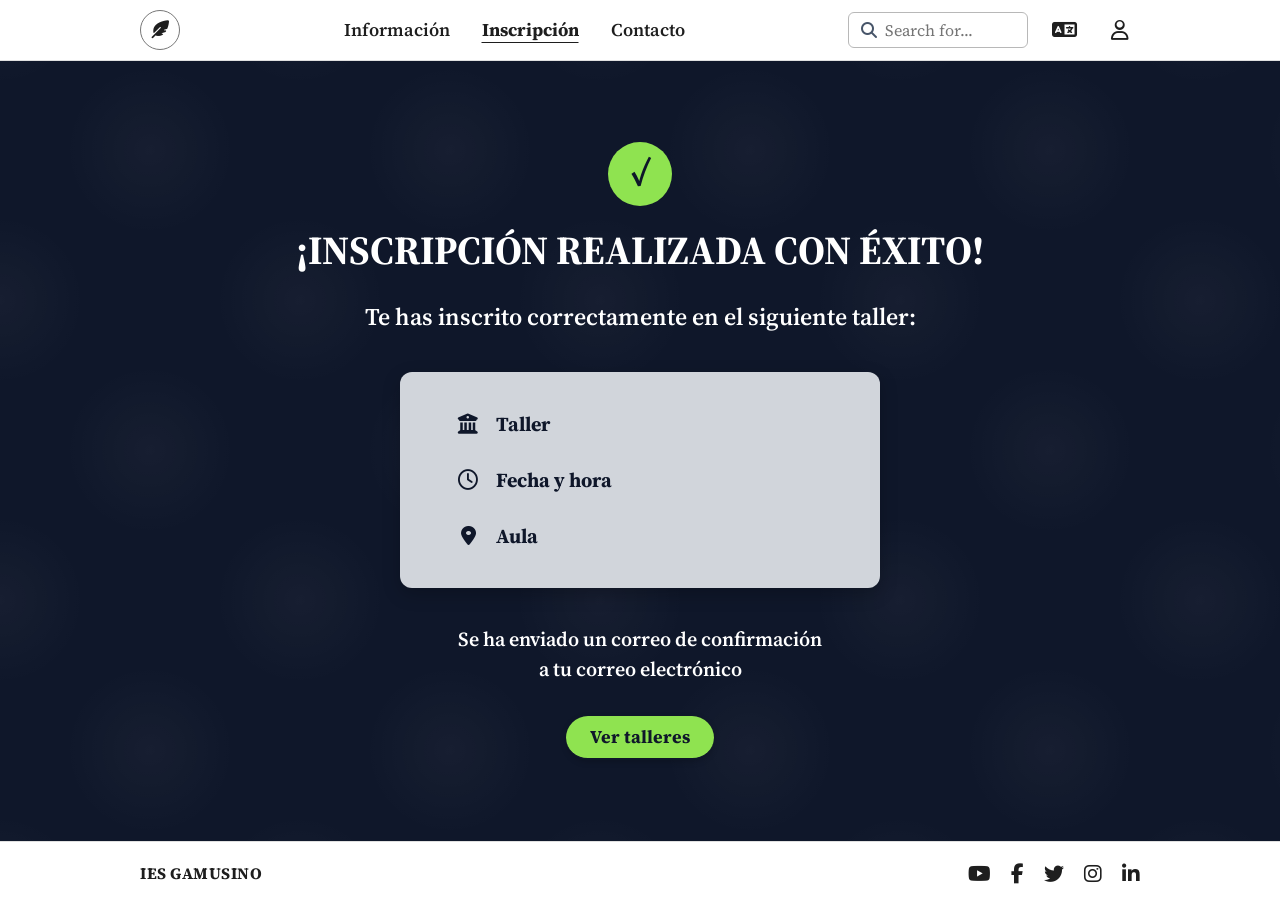
<file: confirmacion.html>
<!DOCTYPE html>
<html lang="es">

<head>
  <meta charset="UTF-8">
  <meta name="viewport" content="width=device-width, initial-scale=1.0">
  <title>Inscripción - IES Gamusino</title>
  <!-- Google Fonts & Font Awesome Icons -->
  <link rel="preconnect" href="https://fonts.googleapis.com">
  <link rel="preconnect" href="https://fonts.gstatic.com" crossorigin>
  <link
    href="https://fonts.googleapis.com/css2?family=Cinzel:wght@600;700&family=Playfair+Display:ital,wght@0,600;0,700;1,400&family=Plus+Jakarta+Sans:wght@400;500;600;700&display=swap"
    rel="stylesheet">
  <link rel="stylesheet" href="https://cdnjs.cloudflare.com/ajax/libs/font-awesome/6.5.1/css/all.min.css">
  <link rel="stylesheet" href="css/style.css">
</head>

<body class="bg-watermark-tiled">

  <!-- Header / Barra de Navegación -->
  <header class="main-header">
    <div class="header-container">
      <div class="logo">
        <i class="fa-solid fa-feather-pointed"></i>
      </div>
      <nav class="nav-links" aria-label="Navegación principal">
        <a href="informacion.html">Información</a>
        <a href="inscripcion.html" aria-current="page">Inscripción</a>
        <a href="#contacto">Contacto</a>
      </nav>
      <div class="header-tools">
        <div class="search-bar">
          <i class="fa-solid fa-magnifying-glass"></i>
          <input type="text" placeholder="Search for...">
        </div>
        <button class="icon-btn" aria-label="Idioma"><i class="fa-solid fa-language"></i></button>
        <button class="icon-btn" aria-label="Perfil"><i class="fa-regular fa-user"></i></button>
      </div>
    </div>
  </header>

  <!-- Contenido Principal -->
  <main class="main-content success-main">
    <div class="container success-container">

      <h1 class="success-title">¡INSCRIPCIÓN REALIZADA CON ÉXITO!</h1>
      <p class="success-subtitle">Te has inscrito correctamente en el siguiente taller:</p>

      <!-- Tarjeta gris de datos -->
      <div class="success-card">
        <div class="success-card-item">
          <i class="fa-solid fa-building-columns"></i>
          <span>Taller</span>
        </div>
        <div class="success-card-item">
          <i class="fa-regular fa-clock"></i>
          <span>Fecha y hora</span>
        </div>
        <div class="success-card-item">
          <i class="fa-solid fa-location-dot"></i>
          <span>Aula</span>
        </div>
      </div>

      <p class="success-message">
        Se ha enviado un correo de confirmación<br>
        a tu correo electrónico
      </p>

      <a href="index.html" class="btn-green">Ver talleres</a>

    </div>
  </main>

  <!-- Footer -->
  <footer class="main-footer">
    <div class="footer-container">
      <div class="footer-copy">
        IES GAMUSINO
      </div>
      <div class="footer-socials">
        <a href="#" aria-label="Youtube"><i class="fa-brands fa-youtube"></i></a>
        <a href="#" aria-label="Facebook"><i class="fa-brands fa-facebook-f"></i></a>
        <a href="#" aria-label="Twitter"><i class="fa-brands fa-twitter"></i></a>
        <a href="#" aria-label="Instagram"><i class="fa-brands fa-instagram"></i></a>
        <a href="#" aria-label="LinkedIn"><i class="fa-brands fa-linkedin-in"></i></a>
      </div>
    </div>
  </footer>

</body>

</html>
</file>
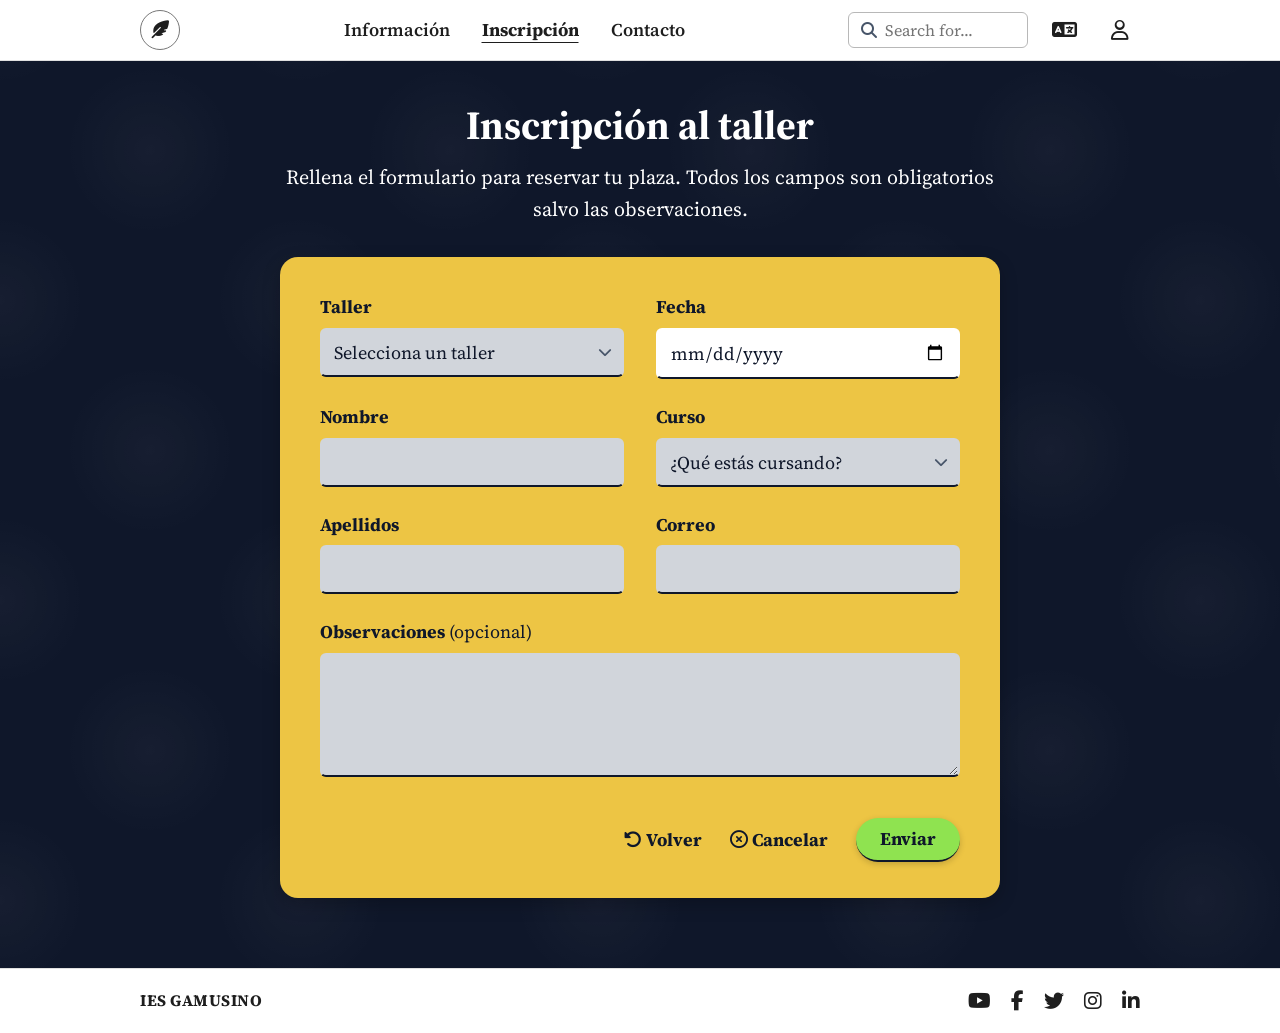
<file: inscripcion.html>
<!DOCTYPE html>
<html lang="es">

<head>
  <meta charset="UTF-8">
  <meta name="viewport" content="width=device-width, initial-scale=1.0">
  <title>Inscripción al taller · IES Gamusino</title>
  <!-- Google Fonts & Font Awesome Icons (los mismos que el listado) -->
  <link rel="preconnect" href="https://fonts.googleapis.com">
  <link rel="preconnect" href="https://fonts.gstatic.com" crossorigin>
  <link
    href="https://fonts.googleapis.com/css2?family=Cinzel:wght@600;700&family=Playfair+Display:ital,wght@0,600;0,700;1,400&family=Plus+Jakarta+Sans:wght@400;500;600;700&display=swap"
    rel="stylesheet">
  <link rel="stylesheet" href="https://cdnjs.cloudflare.com/ajax/libs/font-awesome/6.5.1/css/all.min.css">
  <link rel="stylesheet" href="css/style.css">
</head>

<body class="bg-watermark-tiled">

  <a class="skip-link" href="#contenido">Saltar al contenido</a>

  <!-- Header / Barra de Navegación (igual que en informacion.html) -->
  <header class="main-header">
    <div class="header-container">
      <a class="logo" href="index.html" aria-label="IES Gamusino, volver al listado de talleres">
        <i class="fa-solid fa-feather-pointed" aria-hidden="true"></i>
      </a>
      <nav class="nav-links" aria-label="Navegación principal">
        <a href="informacion.html">Información</a>
        <a href="inscripcion.html" aria-current="page">Inscripción</a>
        <a href="#contacto">Contacto</a>
      </nav>
      <div class="header-tools">
        <div class="search-bar">
          <i class="fa-solid fa-magnifying-glass" aria-hidden="true"></i>
          <input type="text" placeholder="Search for..." aria-label="Buscar">
        </div>
        <button class="icon-btn" aria-label="Idioma"><i class="fa-solid fa-language" aria-hidden="true"></i></button>
        <button class="icon-btn" aria-label="Perfil"><i class="fa-regular fa-user" aria-hidden="true"></i></button>
      </div>
    </div>
  </header>

  <main id="contenido">
    <div class="main-content">
      <div class="container form-container">

        <h1 class="form-title">Inscripción al taller</h1>
        <p class="form-intro">Rellena el formulario para reservar tu plaza. Todos los campos son obligatorios salvo las
          observaciones.</p>

        <!-- Formulario: al enviarlo lleva a la confirmación (pantalla 4) -->
        <form class="form-card" action="confirmacion.html" method="get">

          <div class="form-grid">

            <div class="form-field">
              <label for="taller">Taller</label>
              <div class="select-wrapper">
                <select id="taller" name="taller" required>
                  <option value="" disabled selected>Selecciona un taller</option>
                  <option value="guardianes-digitales">Guardianes Digitales</option>
                  <option value="robo-lab">Robo-lab</option>
                  <option value="codigo-vivo">Código vivo</option>
                  <option value="nextgen-3d">NextGen 3D</option>
                </select>
                <i class="fa-solid fa-chevron-down" aria-hidden="true"></i>
              </div>
            </div>

            <div class="form-field">
              <label for="fecha">Fecha</label>
              <input type="date" id="fecha" name="fecha" required>
            </div>

            <div class="form-field">
              <label for="nombre">Nombre</label>
              <input type="text" id="nombre" name="nombre" autocomplete="given-name" required>
            </div>

            <div class="form-field">
              <label for="curso">Curso</label>
              <div class="select-wrapper">
                <select id="curso" name="curso" required>
                  <option value="" disabled selected>¿Qué estás cursando?</option>
                  <option value="DA1D1A">DA1D1A</option>
                  <option value="DA2D1A">DA2D1A</option>
                  <option value="DW1D1A">DW1D1A</option>
                  <option value="DW2D1A">DW2D1A</option>
                </select>
                <i class="fa-solid fa-chevron-down" aria-hidden="true"></i>
              </div>
            </div>

            <div class="form-field">
              <label for="apellidos">Apellidos</label>
              <input type="text" id="apellidos" name="apellidos" autocomplete="family-name" required>
            </div>

            <div class="form-field">
              <label for="correo">Correo</label>
              <input type="email" id="correo" name="correo" autocomplete="email" required>
            </div>

            <div class="form-field form-field-wide">
              <label for="observaciones">Observaciones <span class="form-optional">(opcional)</span></label>
              <textarea id="observaciones" name="observaciones" rows="4"></textarea>
            </div>

          </div>

          <!-- Acciones: volver a la información, cancelar y enviar -->
          <div class="form-actions">
            <a class="form-link" href="informacion.html"><i class="fa-solid fa-rotate-left" aria-hidden="true"></i>
              Volver</a>
            <a class="form-link" href="index.html"><i class="fa-regular fa-circle-xmark" aria-hidden="true"></i>
              Cancelar</a>
            <button class="btn-green" type="submit">Enviar</button>
          </div>

        </form>

      </div>
    </div>
  </main>

  <!-- Footer (igual que en el listado) -->
  <footer class="main-footer">
    <div class="footer-container">
      <div class="footer-copy">
        IES GAMUSINO
      </div>
      <div class="footer-socials">
        <a href="#" aria-label="Youtube"><i class="fa-brands fa-youtube" aria-hidden="true"></i></a>
        <a href="#" aria-label="Facebook"><i class="fa-brands fa-facebook-f" aria-hidden="true"></i></a>
        <a href="#" aria-label="Twitter"><i class="fa-brands fa-twitter" aria-hidden="true"></i></a>
        <a href="#" aria-label="Instagram"><i class="fa-brands fa-instagram" aria-hidden="true"></i></a>
        <a href="#" aria-label="LinkedIn"><i class="fa-brands fa-linkedin-in" aria-hidden="true"></i></a>
      </div>
    </div>
  </footer>

</body>

</html>
</file>
<file: css/style.css>
@import url('https://fonts.googleapis.com/css2?family=Source+Serif+4:ital,wght@0,400;0,600;0,700;1,400&display=swap');

/* ---------- 1. Tokens ---------- */
:root {
  /* Roles de color */
  --color-primary: #0F172A;
  /* azul oscuro: fondo, y texto sobre claro/verde/amarillo */
  --color-secondary: #8FE350;
  /* verde: acciones, navegación, talleres */
  --color-tertiary: #EDC544;
  /* amarillo: novedades, avisos, formulario */
  --color-secondary-hover: #6FC13A;
  --color-tertiary-hover: #D4A92A;

  /* Cabecera y pie */
  --color-header: #FFFFFF;
  --color-header-text: #1E1E1E;

  /* Colores funcionales (valores de GOV.UK) */
  --color-text: #FFFFFF;
  /* texto sobre fondo oscuro */
  --color-link: #1a65a6;
  --color-link-hover: #0f385c;
  --color-link-visited: #54319f;
  --color-error: #ca3535;
  --color-focus: #ffdd00;
  --color-success: #FFFFFF;
  /* éxito: texto blanco + icono ✓ */

  /* Neutros de apoyo */
  --color-surface: #FFFFFF;
  --color-surface-gray: #D1D5DB;
  /* tarjeta de confirmación y campos */
  --color-border: #E0E0E0;
  --color-muted: #475569;
  --color-overlay: rgba(15, 23, 42, 0.78);

  /* Tipografía: Source Serif en toda la plataforma */
  --font-main: 'Source Serif 4', 'Source Serif Pro', Georgia, 'Times New Roman', serif;

  /* Escala tipográfica (nunca por debajo de 16px) */
  --fs-h1: 64px;
  --fs-h2: 40px;
  --fs-h3: 32px;
  --fs-h4: 24px;
  --fs-text: 20px;
  --fs-button: 18px;
  --fs-small: 16px;

  /* Botones */
  --btn-radius: 37px;
  --btn-pad-y: 8px;
  --btn-pad-x: 24px;
  --btn-border: 2px solid var(--color-primary);

  /* Tarjetas */
  --card-radius: 18px;
  --card-shadow: 0 6px 18px rgba(0, 0, 0, 0.22);
}

/* Móvil: la escala baja un escalón, el texto nunca baja de 16px */
@media (max-width: 850px) {
  :root {
    --fs-h2: 32px;
    --fs-h3: 26px;
    --fs-h4: 22px;
    --fs-text: 18px;
  }
}

/* ---------- 2. Base ---------- */
* {
  margin: 0;
  padding: 0;
  box-sizing: border-box;
}

body {
  font-family: var(--font-main);
  font-size: var(--fs-text);
  background-color: var(--color-primary);
  color: var(--color-text);
  line-height: 1.6;
  overflow-x: hidden;
  /* Marca de agua tenue que emula el sello del centro */
  background-image:
    radial-gradient(circle at 10% 8%, rgba(255, 255, 255, 0.04) 0%, transparent 25%),
    radial-gradient(circle at 85% 15%, rgba(255, 255, 255, 0.03) 0%, transparent 30%),
    radial-gradient(circle at 50% 60%, rgba(255, 255, 255, 0.02) 0%, transparent 40%);
  background-repeat: no-repeat;
}

/* Marca de agua repetida (inscripción y confirmación) */
.bg-watermark-tiled {
  background-image:
    radial-gradient(circle at center, rgba(255, 255, 255, 0.03) 0%, transparent 40%),
    radial-gradient(circle at center, rgba(255, 255, 255, 0.03) 0%, transparent 40%);
  background-repeat: repeat;
  background-size: 300px 300px;
  background-position: 0 0, 150px 150px;
}

h1,
h2,
h3,
h4 {
  font-weight: 700;
  line-height: 1.2;
}

img {
  max-width: 100%;
}

.container {
  max-width: 1040px;
  margin: 0 auto;
  padding: 0 20px;
}

/* Enlaces de texto (estados de GOV.UK). Los enlaces con clase
   (botones, navegación, pie) tienen su propio estilo. */
a:where(:not([class])) {
  color: var(--color-link);
}

a:where(:not([class])):hover {
  color: var(--color-link-hover);
}

a:where(:not([class])):visited {
  color: var(--color-link-visited);
}

/* ---------- 3. Accesibilidad ---------- */
/* Foco de teclado: amarillo con contorno oscuro */
:focus-visible {
  outline: 3px solid var(--color-focus);
  outline-offset: 0;
  box-shadow: 0 0 0 6px var(--color-primary);
}

.skip-link {
  position: absolute;
  left: 20px;
  top: -4rem;
  background-color: var(--color-surface);
  color: var(--color-primary);
  font-weight: 700;
  padding: 8px 16px;
  border-radius: 4px;
  z-index: 10;
}

.skip-link:focus {
  top: 8px;
}

@media (prefers-reduced-motion: reduce) {
  * {
    transition: none !important;
  }
}

/* ---------- 4. Cabecera ---------- */
.main-header {
  background-color: var(--color-header);
  color: var(--color-header-text);
  padding: 10px 0;
  border-bottom: 1px solid var(--color-border);
}

.header-container {
  max-width: 1040px;
  margin: 0 auto;
  padding: 0 20px;
  display: flex;
  align-items: center;
  justify-content: space-between;
}

.logo {
  width: 40px;
  height: 40px;
  border: 1px solid #777;
  border-radius: 50%;
  display: flex;
  align-items: center;
  justify-content: center;
  color: var(--color-header-text);
  font-size: 18px;
  text-decoration: none;
}

.nav-links {
  display: flex;
  gap: 32px;
}

.nav-links a {
  text-decoration: none;
  color: var(--color-header-text);
  font-size: var(--fs-button);
  font-weight: 600;
  text-underline-offset: 6px;
}

.nav-links a:hover {
  text-decoration: underline;
}

/* Página actual */
.nav-links a[aria-current="page"] {
  font-weight: 700;
  text-decoration: underline;
}

.header-tools {
  display: flex;
  align-items: center;
  gap: 16px;
}

.search-bar {
  display: flex;
  align-items: center;
  background: var(--color-surface);
  border: 1px solid #b8b8b8;
  border-radius: 6px;
  padding: 6px 12px;
  gap: 8px;
}

.search-bar i {
  font-size: var(--fs-small);
  color: var(--color-muted);
}

.search-bar input {
  border: none;
  outline: none;
  font-family: var(--font-main);
  font-size: var(--fs-small);
  color: var(--color-header-text);
  width: 130px;
}

.search-bar:focus-within {
  outline: 3px solid var(--color-focus);
  box-shadow: 0 0 0 6px var(--color-primary);
}

.icon-btn {
  background: none;
  border: none;
  cursor: pointer;
  color: var(--color-header-text);
  font-size: 20px;
  min-width: 40px;
  min-height: 40px;
}

/* ---------- 5. Botones ---------- */
/* Principal: blanco con texto azul. Secundario: verde con texto azul.
   Ambos redondeados, borde inferior oscuro de 2px, texto centrado y en
   negrita. Al pasar el ratón solo cambia el color (a uno más oscuro). */
.btn-pill,
.btn-green,
.btn-cta {
  display: inline-flex;
  align-items: center;
  justify-content: center;
  min-height: 44px;
  font-family: var(--font-main);
  font-size: var(--fs-button);
  font-weight: 700;
  line-height: 1.3;
  text-align: center;
  text-decoration: none;
  color: var(--color-primary);
  padding: var(--btn-pad-y) var(--btn-pad-x);
  border: 0;
  border-bottom: var(--btn-border);
  border-radius: var(--btn-radius);
  box-shadow: 0 2px 6px rgba(0, 0, 0, 0.18);
  cursor: pointer;
  transition: background-color 0.2s ease;
}

.btn-pill {
  background-color: var(--color-surface);
}

.btn-pill:hover {
  background-color: #D9DEE6;
}

.btn-green,
.btn-cta {
  background-color: var(--color-secondary);
}

.btn-green:hover,
.btn-cta:hover {
  background-color: var(--color-secondary-hover);
}

.btn-cta {
  padding: 12px 40px;
  white-space: nowrap;
}

/* ---------- 6. Pie ---------- */
.main-footer {
  background-color: var(--color-header);
  color: var(--color-header-text);
  padding: 16px 0;
  border-top: 1px solid var(--color-border);
}

.footer-container {
  max-width: 1040px;
  margin: 0 auto;
  padding: 0 20px;
  display: flex;
  justify-content: space-between;
  align-items: center;
}

.footer-copy {
  font-size: var(--fs-small);
  font-weight: 700;
  letter-spacing: 0.5px;
}

.footer-socials {
  display: flex;
  gap: 20px;
}

.footer-socials a {
  color: var(--color-header-text);
  font-size: 20px;
  text-decoration: none;
}

.footer-socials a:hover {
  color: var(--color-link-hover);
}

/* ---------- 7. Portada: hero ---------- */
.hero-section {
  padding: 55px 0 35px;
}

.sub-brand {
  font-size: var(--fs-h4);
  letter-spacing: 2px;
  margin-bottom: 20px;
  font-weight: 700;
}

.hero-title {
  font-size: clamp(2.25rem, 1.2rem + 4.5vw, var(--fs-h1));
  font-weight: 700;
  line-height: 1.15;
}

.hero-title span {
  color: var(--color-tertiary);
}

/* ---------- 8. Portada: estrella de la temporada ---------- */
.featured-card {
  background-color: var(--color-secondary);
  color: var(--color-primary);
  border-radius: var(--card-radius);
  padding: 35px 40px;
  display: grid;
  grid-template-columns: 1.15fr 0.85fr;
  gap: 30px;
  align-items: center;
  margin-bottom: 45px;
  box-shadow: var(--card-shadow);
}

.featured-info h2 {
  font-size: var(--fs-h2);
  margin-bottom: 12px;
}

.featured-info .subtitle {
  font-weight: 700;
  font-size: var(--fs-button);
  margin-bottom: 14px;
}

.featured-info .description {
  font-size: var(--fs-small);
  line-height: 1.6;
  margin-bottom: 24px;
}

.featured-image img {
  width: 100%;
  height: 300px;
  object-fit: cover;
  border-radius: 8px;
  display: block;
}

/* ---------- 9. Portada: novedades y filtro ---------- */
.middle-grid {
  display: grid;
  grid-template-columns: 1.25fr 0.9fr;
  gap: 45px;
  margin-bottom: 50px;
}

.section-badge-title {
  display: flex;
  align-items: center;
  gap: 12px;
  margin-bottom: 20px;
}

.section-badge-title h3 {
  font-size: var(--fs-h3);
}

.section-badge-title i {
  font-size: 24px;
  color: var(--color-tertiary);
}

/* Novedades: tarjeta amarilla */
.news-card {
  background-color: var(--color-tertiary);
  color: var(--color-primary);
  border-radius: var(--card-radius);
  padding: 24px;
  box-shadow: var(--card-shadow);
}

.news-header h4 {
  font-size: var(--fs-h4);
}

.news-header p {
  font-size: var(--fs-small);
  font-style: italic;
  margin-bottom: 18px;
}

.news-body {
  display: grid;
  grid-template-columns: 1fr 1fr;
  gap: 16px;
  align-items: center;
}

.news-img img {
  width: 100%;
  height: 200px;
  object-fit: cover;
  border-radius: 8px;
  display: block;
}

.news-text p {
  font-size: var(--fs-small);
  line-height: 1.55;
}

/* Filtro y selector */
.filter-group {
  margin-bottom: 20px;
}

.filter-group label {
  display: block;
  font-size: var(--fs-small);
  font-weight: 600;
  margin-bottom: 6px;
  color: var(--color-surface-gray);
}

.select-wrapper {
  position: relative;
}

.select-wrapper select {
  width: 100%;
  padding: 10px 36px 10px 12px;
  border-radius: 6px;
  border: none;
  font-family: var(--font-main);
  font-size: var(--fs-small);
  color: var(--color-muted);
  background-color: var(--color-surface);
  appearance: none;
  cursor: pointer;
}

.select-wrapper i {
  position: absolute;
  right: 12px;
  top: 50%;
  transform: translateY(-50%);
  color: var(--color-muted);
  font-size: 14px;
  pointer-events: none;
}

/* Calendario */
.calendar-card {
  background: var(--color-surface);
  color: var(--color-primary);
  border-radius: 8px;
  padding: 16px 14px;
  box-shadow: 0 4px 15px rgba(0, 0, 0, 0.2);
}

.calendar-header {
  display: flex;
  justify-content: space-between;
  align-items: center;
  margin-bottom: 12px;
}

.cal-title {
  font-size: var(--fs-small);
  font-weight: 700;
}

.cal-nav {
  background: var(--color-tertiary);
  border: none;
  width: 28px;
  height: 28px;
  border-radius: 50%;
  display: flex;
  align-items: center;
  justify-content: center;
  font-size: 12px;
  color: var(--color-primary);
  cursor: pointer;
}

.cal-nav:hover {
  background: var(--color-tertiary-hover);
}

.calendar-grid {
  display: grid;
  grid-template-columns: repeat(7, 1fr);
  text-align: center;
}

.calendar-grid.weekdays span {
  font-size: var(--fs-small);
  color: var(--color-muted);
  font-weight: 600;
  margin-bottom: 8px;
}

.calendar-grid.days span {
  font-size: var(--fs-small);
  padding: 5px 0;
}

/* ---------- 10. Portada: nuestros talleres ---------- */
.workshops-section {
  text-align: center;
  padding: 20px 0 60px;
}

.workshops-title {
  font-size: var(--fs-h2);
  margin-bottom: 28px;
}

.carousel-container {
  display: flex;
  align-items: center;
  justify-content: center;
  gap: 16px;
}

.carousel-arrow {
  background: none;
  border: none;
  color: var(--color-text);
  font-size: 24px;
  cursor: pointer;
  opacity: 0.85;
  padding: 8px;
  min-width: 44px;
  min-height: 44px;
}

.carousel-arrow:hover {
  opacity: 1;
}

.workshops-grid {
  display: grid;
  grid-template-columns: repeat(3, 1fr);
  gap: 24px;
  width: 100%;
}

.workshop-card {
  background-color: var(--color-secondary);
  color: var(--color-primary);
  border-radius: var(--card-radius);
  padding: 22px 18px 20px;
  display: flex;
  flex-direction: column;
  align-items: center;
  box-shadow: var(--card-shadow);
}

.workshop-card h3 {
  font-size: var(--fs-h3);
  margin-bottom: 12px;
}

.card-img-wrap {
  width: 100%;
  margin-bottom: 14px;
}

.card-img-wrap img {
  width: 100%;
  height: 150px;
  object-fit: cover;
  border-radius: 8px;
  display: block;
}

.workshop-desc {
  font-size: var(--fs-small);
  line-height: 1.5;
  margin-bottom: 16px;
  flex-grow: 1;
}

/* Paginación */
.dots-pagination {
  display: flex;
  justify-content: center;
  gap: 8px;
  margin-top: 22px;
}

.dot {
  width: 10px;
  height: 10px;
  border-radius: 50%;
  background-color: #8392AA;
  display: inline-block;
}

.dot.active {
  width: 22px;
  border-radius: 5px;
  background-color: var(--color-surface);
}

/* ---------- 11. Información del taller ---------- */
#contenido .hero-section {
  position: relative;
  display: flex;
  flex-direction: column;
  justify-content: flex-start;
  min-height: 560px;
  padding-top: 64px;
}

.hero-img {
  position: absolute;
  inset: 0;
  width: 100%;
  height: 100%;
  object-fit: cover;
}

.hero-band {
  position: relative;
  background-color: var(--color-overlay);
  padding: 20px 0 28px;
}

#contenido .sub-brand {
  margin-bottom: 14px;
}

#contenido .hero-title {
  overflow-wrap: break-word;
}

.hero-subtitle {
  font-size: var(--fs-h4);
  font-weight: 600;
  line-height: 1.3;
  margin-top: 6px;
}

#contenido .main-content {
  padding: 40px 0 70px;
}

.divider {
  height: 8px;
  border: none;
  border-radius: 4px;
  background-color: var(--color-surface);
  margin: 0 0 40px;
}

.intro {
  max-width: 70ch;
  font-size: var(--fs-text);
  line-height: 1.7;
  margin-bottom: 56px;
}

.info-block {
  margin-bottom: 48px;
}

/* Todos los títulos reservan el hueco del icono para alinear el texto */
.block-title {
  position: relative;
  padding-left: 46px;
  font-size: var(--fs-h3);
  line-height: 1.5;
  margin-bottom: 10px;
}

.title-icon {
  position: absolute;
  left: 0;
  top: 50%;
  width: 30px;
  height: 30px;
  transform: translateY(-50%);
  color: var(--color-tertiary);
  /* el amarillo identifica lo que informa */
}

.info-list {
  max-width: 70ch;
  list-style: disc;
  padding-left: 68px;
  font-size: var(--fs-text);
  line-height: 1.7;
}

.info-list li::marker {
  color: var(--color-text);
}

.cta {
  display: flex;
  justify-content: center;
  margin-top: 64px;
}

/* ---------- 12. Formulario de inscripción ---------- */
.form-container {
  max-width: 760px;
}

.form-title {
  font-size: var(--fs-h2);
  text-align: center;
  margin-bottom: 12px;
}

.form-intro {
  font-size: var(--fs-text);
  text-align: center;
  margin-bottom: 32px;
}

/* Tarjeta amarilla */
.form-card {
  background-color: var(--color-tertiary);
  color: var(--color-primary);
  border-radius: var(--card-radius);
  padding: 36px 40px;
  box-shadow: var(--card-shadow);
}

.form-grid {
  display: grid;
  grid-template-columns: 1fr 1fr;
  gap: 24px 32px;
}

.form-field-wide {
  grid-column: 1 / -1;
}

.form-field label {
  display: block;
  font-size: var(--fs-button);
  font-weight: 700;
  margin-bottom: 6px;
}

.form-optional {
  font-weight: 400;
}

/* Campos: gris de la tarjeta de confirmación, borde inferior oscuro */
.form-field input,
.form-field select,
.form-field textarea {
  width: 100%;
  font-family: var(--font-main);
  font-size: var(--fs-button);
  color: var(--color-primary);
  background-color: var(--color-surface-gray);
  border: 2px solid transparent;
  border-bottom-color: var(--color-primary);
  border-radius: 6px;
  padding: 10px 12px;
}

.form-field input[type="date"] {
  background-color: var(--color-surface);
}

.form-field textarea {
  resize: vertical;
  min-height: 110px;
}

.form-field .select-wrapper select {
  padding-right: 36px;
  color: var(--color-primary);
}

/* Error: color funcional, nunca solo el borde */
.form-field :user-invalid {
  border-color: var(--color-error);
}

.form-card :focus-visible {
  outline: 3px solid var(--color-primary);
  outline-offset: 2px;
  box-shadow: none;
}

.form-actions {
  display: flex;
  flex-wrap: wrap;
  align-items: center;
  justify-content: flex-end;
  gap: 16px 28px;
  margin-top: 32px;
}

.form-link {
  color: var(--color-primary);
  font-size: var(--fs-button);
  font-weight: 700;
  text-decoration: none;
}

.form-link:hover {
  text-decoration: underline;
}

/* ---------- 13. Confirmación ---------- */
.success-main {
  min-height: calc(100vh - 120px);
  display: flex;
  align-items: center;
  justify-content: center;
  padding: 60px 20px;
}

.success-container {
  display: flex;
  flex-direction: column;
  align-items: center;
  text-align: center;
  max-width: 760px;
}

/* Éxito: texto blanco con icono ✓ */
.success-title {
  color: var(--color-success);
  font-size: var(--fs-h2);
  margin-bottom: 24px;
}

.success-title::before {
  content: "✓";
  display: flex;
  align-items: center;
  justify-content: center;
  width: 64px;
  height: 64px;
  margin: 0 auto 20px;
  border-radius: 50%;
  background-color: var(--color-secondary);
  color: var(--color-primary);
  font-size: 36px;
  line-height: 1;
}

.success-subtitle {
  font-size: var(--fs-h4);
  font-weight: 600;
  margin-bottom: 36px;
}

.success-card {
  background-color: var(--color-surface-gray);
  color: var(--color-primary);
  border-radius: 12px;
  padding: 36px 56px;
  width: 100%;
  max-width: 480px;
  text-align: left;
  margin-bottom: 36px;
  box-shadow: var(--card-shadow);
}

.success-card-item {
  display: flex;
  align-items: center;
  gap: 16px;
  font-size: var(--fs-text);
  font-weight: 700;
  margin-bottom: 24px;
}

.success-card-item:last-child {
  margin-bottom: 0;
}

.success-card-item i {
  font-size: 20px;
  width: 24px;
  text-align: center;
}

.success-message {
  font-size: var(--fs-text);
  font-weight: 600;
  line-height: 1.5;
  margin-bottom: 32px;
}

/* ---------- 14. Responsive ---------- */
/* Enfoque de escritorio a móvil, con cuatro saltos:
   1100px  portátil pequeño
   850px   tableta: una sola columna y carrusel táctil
   600px   móvil: cabecera compacta y botones a todo el ancho
   400px   móvil estrecho: se ajustan los últimos márgenes */

/* Nada desborda en horizontal */
h1,
h2,
h3,
h4,
p,
li {
  overflow-wrap: break-word;
}

/* Portátil pequeño */
@media (max-width: 1100px) {
  .middle-grid {
    gap: 30px;
  }

  .featured-card {
    padding: 30px;
  }

  .nav-links {
    gap: 24px;
  }
}

/* Tableta */
@media (max-width: 850px) {

  /* Cabecera: logo y herramientas arriba, navegación debajo */
  .header-container {
    flex-wrap: wrap;
    justify-content: space-between;
    gap: 8px 16px;
  }

  .logo {
    order: 1;
  }

  .header-tools {
    order: 2;
    flex: 1;
    justify-content: flex-end;
    min-width: 0;
  }

  .search-bar {
    flex: 1;
    max-width: 280px;
    min-width: 0;
  }

  .search-bar input {
    width: 100%;
    min-width: 0;
  }

  .nav-links {
    order: 3;
    width: 100%;
    justify-content: center;
    flex-wrap: wrap;
    gap: 4px 28px;
    padding-top: 8px;
    border-top: 1px solid var(--color-border);
  }

  .nav-links a {
    display: inline-flex;
    align-items: center;
    min-height: 40px;
  }

  .footer-container {
    flex-direction: column;
    gap: 12px;
    text-align: center;
  }

  /* Una sola columna */
  .featured-card,
  .middle-grid,
  .news-body {
    grid-template-columns: 1fr;
  }

  .middle-grid {
    margin-bottom: 36px;
  }

  .featured-card {
    padding: 28px 22px;
    margin-bottom: 36px;
  }

  .featured-info .btn-pill {
    display: flex;
    width: max-content;
    margin: 0 auto 16px auto;
  }

  .featured-image img {
    height: 220px;
  }

  .news-img img {
    height: 200px;
  }

  /* Carrusel táctil: las tarjetas se deslizan con el dedo */
  .carousel-arrow {
    display: none;
  }

  .workshops-grid {
    min-width: 0;
    grid-template-columns: none;
    grid-auto-flow: column;
    grid-auto-columns: minmax(260px, 70%);
    gap: 16px;
    overflow-x: auto;
    scroll-snap-type: x mandatory;
    -webkit-overflow-scrolling: touch;
    padding: 4px 4px 16px;
    margin: 0 -4px;
    text-align: center;
  }

  .workshop-card {
    scroll-snap-align: center;
  }

  /* Información del taller */
  #contenido .hero-section {
    min-height: 380px;
    padding-top: 32px;
  }

  .sub-brand {
    margin-bottom: 12px;
  }

  .block-title {
    padding-left: 38px;
  }

  .title-icon {
    width: 24px;
    height: 24px;
  }

  .info-list {
    padding-left: 58px;
  }

  .intro {
    margin-bottom: 40px;
  }

  .info-block {
    margin-bottom: 36px;
  }

  /* Formulario */
  .form-card {
    padding: 28px 20px;
  }

  .form-grid {
    grid-template-columns: 1fr;
    gap: 20px;
  }

  .form-actions {
    flex-direction: column-reverse;
    align-items: stretch;
    text-align: center;
  }

  .form-link {
    display: inline-flex;
    align-items: center;
    justify-content: center;
    gap: 8px;
    min-height: 44px;
  }

  /* Confirmación */
  .success-main {
    min-height: auto;
    padding: 40px 20px;
  }

  .success-card {
    padding: 28px;
  }
}

/* Móvil */
@media (max-width: 600px) {
  .container,
  .header-container,
  .footer-container {
    padding-left: 16px;
    padding-right: 16px;
  }

  .hero-section {
    padding: 36px 0 24px;
  }

  /* El salto de línea del título se deja al navegador */
  .hero-title br {
    display: none;
  }

  #contenido .hero-section {
    min-height: 320px;
    padding-top: 24px;
  }

  .hero-band {
    padding: 16px 0 22px;
  }

  .divider {
    margin-bottom: 28px;
  }

  #contenido .main-content {
    padding: 28px 0 48px;
  }

  .workshops-section {
    padding-bottom: 40px;
  }

  .workshops-grid {
    grid-auto-columns: 82%;
  }

  .card-img-wrap img {
    height: 170px;
  }

  /* Botones cómodos para el pulgar */
  .btn-pill,
  .btn-green,
  .btn-cta {
    min-height: 48px;
  }

  .btn-cta,
  .success-container .btn-green {
    width: 100%;
    white-space: normal;
  }

  .cta {
    margin-top: 40px;
  }

  .form-intro {
    margin-bottom: 24px;
  }

  .success-title::before {
    width: 52px;
    height: 52px;
    font-size: 28px;
  }

  .success-card {
    padding: 24px 20px;
  }

  .success-card-item {
    margin-bottom: 18px;
  }

  .info-list {
    padding-left: 44px;
  }
}

/* Móvil estrecho */
@media (max-width: 400px) {
  :root {
    --fs-h2: 28px;
    --fs-h3: 24px;
    --fs-h4: 20px;
  }

  .nav-links {
    gap: 4px 18px;
  }

  .search-bar {
    padding: 6px 8px;
  }

  .icon-btn {
    min-width: 36px;
  }

  .form-card {
    padding: 24px 16px;
  }

  .news-card {
    padding: 18px;
  }

  /* Calendario: que los 7 días quepan en 320px */
  .calendar-card {
    padding: 14px 8px;
  }

  .calendar-grid.weekdays span {
    letter-spacing: -0.3px;
  }

  .success-card-item {
    gap: 12px;
  }
}
/* Gif de inscripción */
/* 1. OCULTO POR DEFECTO usando display: none */
.overlay-gif {
  display: none; 
  position: fixed;
  top: 0;
  left: 0;
  width: 100%;
  height: 100%;
  background: rgba(0, 0, 0, 0.8);
  z-index: 9999;
  justify-content: center;
  align-items: center;
}

/* 2. EL TRUCO: Solo se muestra cuando haces clic en el botón */
.overlay-gif:target {
  display: flex;
}

/* Contenedor y tamaño del GIF */
.contenedor-gif {
  position: relative;
  max-width: 90%;
  max-height: 90%;
}
.contenedor-gif img {
  max-width: 100%;
  max-height: 85vh;
  display: block;
  border-radius: 8px;
}

/* Botón de cerrar (X) */
.boton-cerrar {
  position: absolute;
  top: -40px;
  right: 0;
  color: white;
  text-decoration: none;
  font-size: 35px;
  font-weight: bold;
}

/* Permite cerrar también haciendo clic en el fondo oscuro */
.cerrar-click-fondo {
  position: absolute;
  top: 0;
  left: 0;
  width: 100%;
  height: 100%;
  cursor: default;
}

/* ---------- Tarjeta intermedia: ruta hacia el taller ---------- */
.route-banner-card {
  background-color: var(--color-secondary);
  color: var(--color-primary);
  border-radius: var(--card-radius);
  padding: 30px 36px;
  margin: 40px 0 48px;
  box-shadow: var(--card-shadow);
  display: grid;
  grid-template-columns: 1fr 300px;
  gap: 32px;
  align-items: center;
}

.route-banner-info .block-title {
  color: var(--color-primary);
  margin-bottom: 8px;
}

.route-banner-info .title-icon {
  color: var(--color-primary);
}

.route-banner-info p {
  font-size: var(--fs-small);
  line-height: 1.55;
  margin-bottom: 20px;
  max-width: 45ch;
}

/* Miniatura clickable que abre la modal */
.route-banner-preview {
  position: relative;
  display: block;
  border-radius: 12px;
  overflow: hidden;
  background-color: var(--color-primary);
  box-shadow: 0 4px 12px rgba(0, 0, 0, 0.15);
  cursor: pointer;
  line-height: 0;
}

.route-banner-preview img {
  width: 100%;
  height: 175px;
  object-fit: cover;
  transition: transform 0.25s ease, opacity 0.25s ease;
}

.route-banner-preview:hover img {
  transform: scale(1.03);
  opacity: 0.9;
}

/* Etiqueta flotante para indicar que se puede ampliar */
.route-zoom-hint {
  position: absolute;
  bottom: 10px;
  right: 10px;
  background-color: rgba(15, 23, 42, 0.85);
  color: #FFFFFF;
  font-family: var(--font-main);
  font-size: 13px;
  font-weight: 600;
  padding: 4px 10px;
  border-radius: 20px;
  display: inline-flex;
  align-items: center;
  gap: 6px;
  pointer-events: none;
}

/* Responsive para pantallas medianas y móviles */
@media (max-width: 850px) {
  .route-banner-card {
    grid-template-columns: 1fr;
    padding: 26px 20px;
    gap: 22px;
  }

  .route-banner-preview img {
    height: 200px;
  }
}
/* ---------- Animación Deslizante de Talleres (Bucle Continuo Corregido) ---------- */

.card-img-wrap {
  overflow: hidden;
  position: relative;
  border-radius: 8px;
  /* Fondo por si acaso hay un micro-retraso en el renderizado */
  background-color: var(--color-primary); 
}

.card-img-slider {
  display: flex;
  width: 400%;
  margin: 0;
  padding: 0;
  /* El easing hace que la transición sea más natural */
  animation: slideCarousel 12s infinite cubic-bezier(0.4, 0, 0.2, 1);
}

.card-img-slider img {
  /* ESTA ES LA CLAVE: Evita que Flexbox encoja las imágenes o deje márgenes */
  flex: 0 0 25%; 
  width: 25%;
  height: 150px;
  object-fit: cover;
  display: block;
  margin: 0;
  padding: 0;
}

@media (max-width: 600px) {
  .card-img-slider img {
    height: 170px;
  }
}

/* 
  Ajuste milimétrico de los tiempos (slide de 1s, pausa de 3s):
  0% a 25% (0-3 seg): Pausa en Imagen 1
  33% a 58% (4-7 seg): Pausa en Imagen 2
  66% a 91% (8-11 seg): Pausa en Imagen 3
  100% (12 seg): Termina de deslizar a la Imagen 4 (clon) e instantáneamente salta al 0%
*/
@keyframes slideCarousel {
  0%, 25%  { transform: translateX(0); }
  33.33%, 58.33% { transform: translateX(-25%); }
  66.66%, 91.66% { transform: translateX(-50%); }
  100%     { transform: translateX(-75%); }
}
</file>
